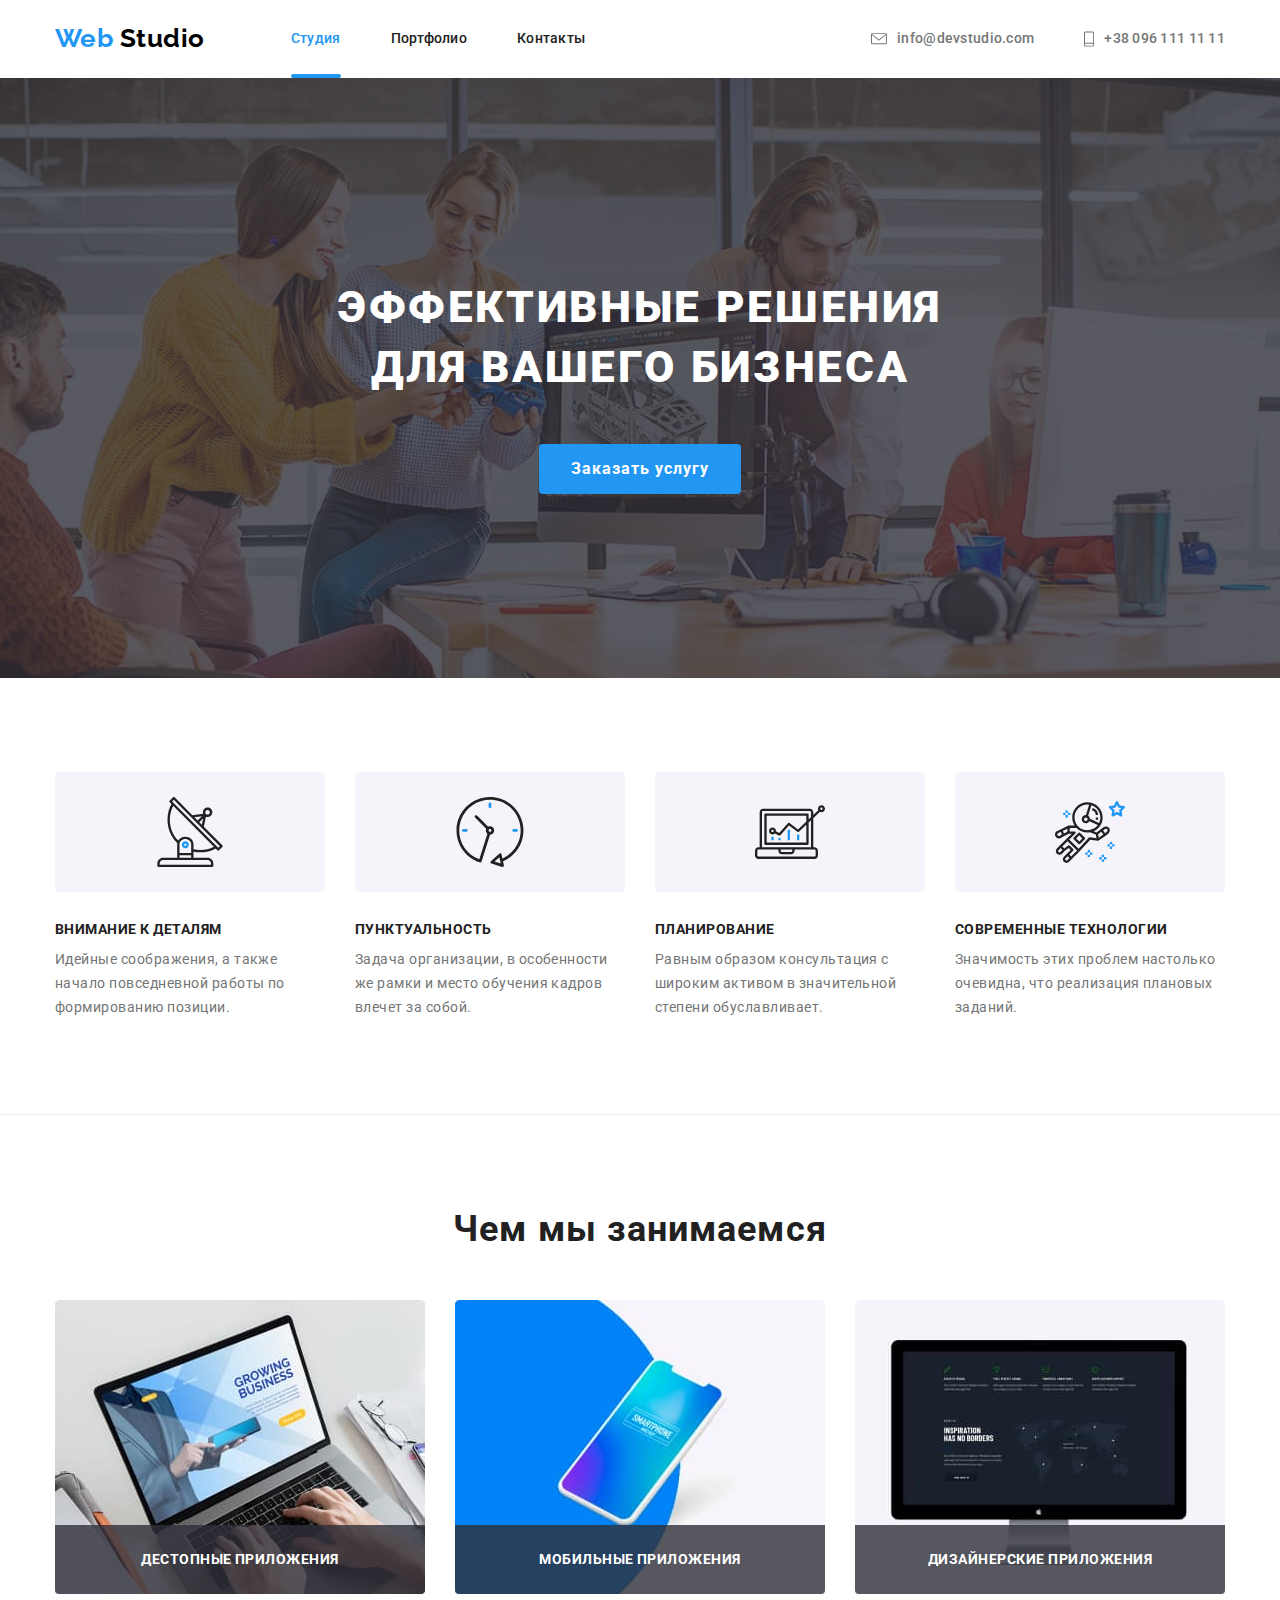
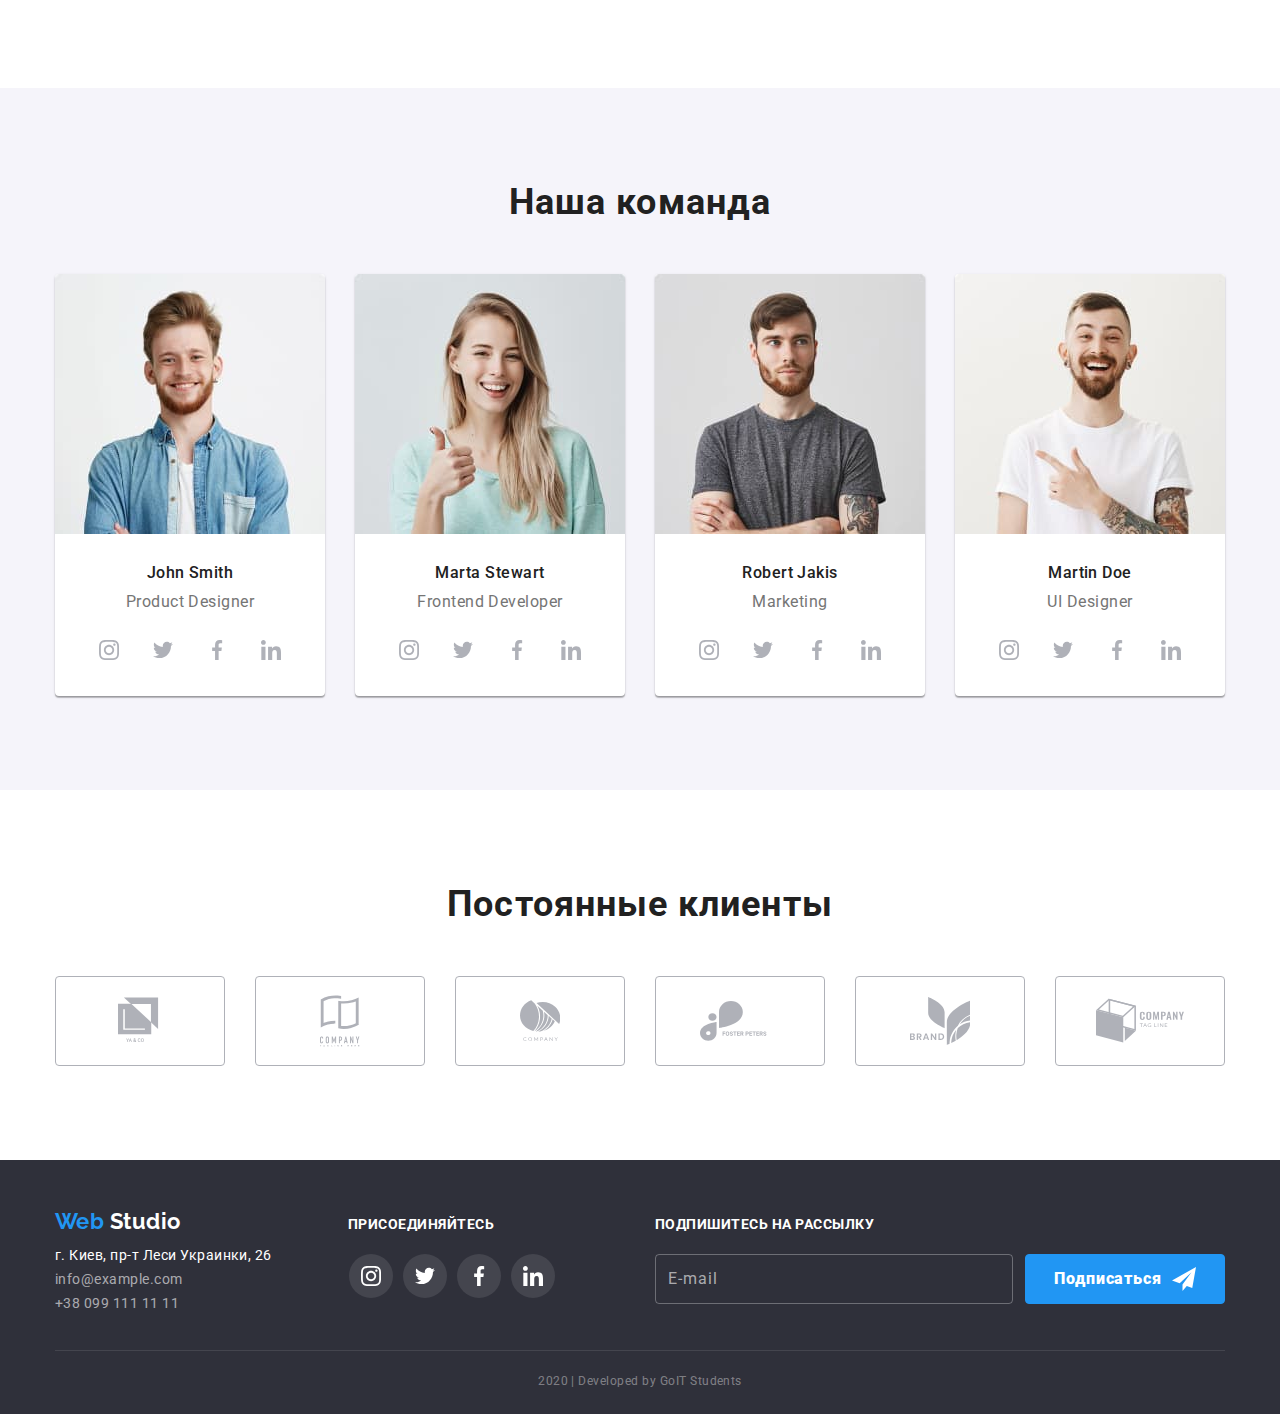
<file: index.html>
<!DOCTYPE html>
<html lang="ru">
  <head>
    <meta charset="UTF-8" />
    <meta name="viewport" content="width=device-width, initial-scale=1.0" />
    <title>Document-Студия</title>
    <link
      href="https://fonts.googleapis.com/css2?family=Raleway:wght@700&family=Roboto:wght@400;500;700;900&display=swap"
      rel="stylesheet"
    />
    <link
      rel="stylesheet"
      href="https://cdnjs.cloudflare.com/ajax/libs/modern-normalize/0.6.0/modern-normalize.min.css"
    />
    <link rel="stylesheet" href="./css/common.css" />
    <link rel="stylesheet" href="./css/main.css" />
  </head>
  <body>
    <header>
      <div class="container main-nav">
        <nav class="main-nav">
          <a href="#" class="logo"><span class="web-logo">Web</span> Studio</a>
          <ul class="site-nav">
            <li class="item"><a href="./index.html" class="link current">Студия</a></li>
            <li class="item"><a href="./portfolio.html" class="link">Портфолио</a></li>
            <li class="item"><a href="#" class="link">Контакты</a></li>
          </ul>
        </nav>
        <ul class="auth-nav">
          <li class="item">
            <a href="mailto:info@devstudio.com" class="link">
              <svg class="auth-nav-icon" width="16px" height="12px">
                <use href="./images/sprite.svg#icon-mail"></use>
              </svg>
              info@devstudio.com
            </a>
          </li>
          <li class="item">
            <a href="tel:+38096111111" class="link">
              <svg class="auth-nav-icon" width="10px" height="16px">
                <use href="./images/sprite.svg#icon-tel"></use>
              </svg>
              +38 096 111 11 11
            </a>
          </li>
        </ul>
      </div>
    </header>
    <main>
      <!-- Заголовок герой-->
      <section class="hero">
        <div class="container">
          <h1 class="hero-title">Эффективные решения <br />для вашего бизнеса</h1>
          <a href="#" class="button">Заказать услугу</a>
        </div>
      </section>
      <!-- Особенности-->
      <section class="section borderbot">
        <div class="container">
          <h2 class="section-title visuallyhidden">Особенности</h2>
          <ul class="feature-list">
            <li class="item">
              <div class="feature-iconset">
                <svg class="feature-icon">
                  <use href="./images/sprite.svg#icon-antenna"></use>
                </svg>
              </div>
              <h3 class="title">Внимание к деталям</h3>
              <p>
                Идейные соображения, а также начало повседневной работы по формированию позиции.
              </p>
            </li>
            <li class="item">
              <div class="feature-iconset">
                <svg class="feature-icon">
                  <use href="./images/sprite.svg#icon-clock"></use>
                </svg>
              </div>
              <h3 class="title">Пунктуальность</h3>
              <p>
                Задача организации, в особенности же рамки и место обучения кадров влечет за собой.
              </p>
            </li>
            <li class="item">
              <div class="feature-iconset">
                <svg class="feature-icon">
                  <use href="./images/sprite.svg#icon-diagram"></use>
                </svg>
              </div>
              <h3 class="title">Планирование</h3>
              <p>
                Равным образом консультация с широким активом в значительной степени обуславливает.
              </p>
            </li>
            <li class="item">
              <div class="feature-iconset">
                <svg class="feature-icon">
                  <use href="./images/sprite.svg#icon-astronaut"></use>
                </svg>
              </div>
              <h3 class="title">Современные технологии</h3>
              <p>Значимость этих проблем настолько очевидна, что реализация плановых заданий.</p>
            </li>
          </ul>
        </div>
      </section>
      <!-- Чем мы занимаемся-->
      <section class="section">
        <div class="container">
          <h2 class="section-title">Чем мы занимаемся</h2>
          <ul class="job-list">
            <li class="item">
              <a href="#">
                <img
                  src="./images/descktop.jpg"
                  alt="Десктопные приложения"
                  width="370"
                  height="294"
                />
                <h3 class="title">ДЕСТОПНЫЕ ПРИЛОЖЕНИЯ</h3>
              </a>
            </li>
            <li class="item">
              <a href="#">
                <img
                  src="./images/mobile.jpg"
                  alt="Мобильные приложения"
                  width="370"
                  height="294"
                />
                <h3 class="title">МОБИЛЬНЫЕ ПРИЛОЖЕНИЯ</h3>
              </a>
            </li>
            <li class="item">
              <a href="#">
                <img
                  src="./images/design.jpg"
                  alt="Дизайнерские решения"
                  width="370"
                  height="294"
                />
                <h3 class="title">ДИЗАЙНЕРСКИЕ ПРИЛОЖЕНИЯ</h3>
              </a>
            </li>
          </ul>
        </div>
      </section>
      <!-- Наша команда-->
      <section class="section teamsection">
        <div class="container">
          <h2 class="section-title">Наша команда</h2>
          <ul class="team-list">
            <li class="item">
              <img
                class="fototeam"
                src="./images/john.jpg"
                alt="Фото специалиста"
                width="270"
                height="260"
              />
              <h3 class="title">John Smith</h3>
              <p class="vocation">Product Designer</p>
              <ul class="soclink">
                <li class="item">
                  <a href="#" class="soclink-iconset" aria-label="Ссылка на Instagram">
                    <svg class="soclink-icon">
                      <use href="./images/sprite.svg#icon-instagram"></use>
                    </svg>
                  </a>
                </li>
                <li class="item">
                  <a href="#" class="soclink-iconset" aria-label="Ссылка на Twitter">
                    <svg class="soclink-icon">
                      <use href="./images/sprite.svg#icon-twitter"></use>
                    </svg>
                  </a>
                </li>
                <li class="item">
                  <a href="#" class="soclink-iconset" aria-label="Ссылка на Facebook">
                    <svg class="soclink-icon">
                      <use href="./images/sprite.svg#icon-facebook"></use>
                    </svg>
                  </a>
                </li>
                <li class="item">
                  <a href="#" class="soclink-iconset" aria-label="Ссылка на LinkedIn">
                    <svg class="soclink-icon">
                      <use href="./images/sprite.svg#icon-linkedin"></use>
                    </svg>
                  </a>
                </li>
              </ul>
            </li>
            <li class="item">
              <img
                class="fototeam"
                src="./images/marta.jpg"
                alt="Фото специалиста"
                width="270"
                height="260"
              />
              <h3 class="title">Marta Stewart</h3>
              <p class="vocation">Frontend Developer</p>
              <ul class="soclink">
                <li class="item">
                  <a href="#" class="soclink-iconset" aria-label="Ссылка на Instagram">
                    <svg class="soclink-icon">
                      <use href="./images/sprite.svg#icon-instagram"></use>
                    </svg>
                  </a>
                </li>
                <li class="item">
                  <a href="#" class="soclink-iconset" aria-label="Ссылка на Twitter">
                    <svg class="soclink-icon">
                      <use href="./images/sprite.svg#icon-twitter"></use>
                    </svg>
                  </a>
                </li>
                <li class="item">
                  <a href="#" class="soclink-iconset" aria-label="Ссылка на Facebook">
                    <svg class="soclink-icon">
                      <use href="./images/sprite.svg#icon-facebook"></use>
                    </svg>
                  </a>
                </li>
                <li class="item">
                  <a href="#" class="soclink-iconset" aria-label="Ссылка на LinkedIn">
                    <svg class="soclink-icon">
                      <use href="./images/sprite.svg#icon-linkedin"></use>
                    </svg>
                  </a>
                </li>
              </ul>
            </li>
            <li class="item">
              <img
                class="fototeam"
                src="./images/robert.jpg"
                alt="Фото специалиста"
                width="270"
                height="260"
              />
              <h3 class="title">Robert Jakis</h3>
              <p class="vocation">Marketing</p>
              <ul class="soclink">
                <li class="item">
                  <a href="#" class="soclink-iconset" aria-label="Ссылка на Instagram">
                    <svg class="soclink-icon">
                      <use href="./images/sprite.svg#icon-instagram"></use>
                    </svg>
                  </a>
                </li>
                <li class="item">
                  <a href="#" class="soclink-iconset" aria-label="Ссылка на Twitter">
                    <svg class="soclink-icon">
                      <use href="./images/sprite.svg#icon-twitter"></use>
                    </svg>
                  </a>
                </li>
                <li class="item">
                  <a href="#" class="soclink-iconset" aria-label="Ссылка на Facebook">
                    <svg class="soclink-icon">
                      <use href="./images/sprite.svg#icon-facebook"></use>
                    </svg>
                  </a>
                </li>
                <li class="item">
                  <a href="#" class="soclink-iconset" aria-label="Ссылка на LinkedIn">
                    <svg class="soclink-icon">
                      <use href="./images/sprite.svg#icon-linkedin"></use>
                    </svg>
                  </a>
                </li>
              </ul>
            </li>
            <li class="item">
              <img
                class="fototeam"
                src="./images/martin.jpg"
                alt="Фото специалиста"
                width="270"
                height="260"
              />
              <h3 class="title">Martin Doe</h3>
              <p class="vocation">UI Designer</p>
              <ul class="soclink">
                <li class="item">
                  <a href="#" class="soclink-iconset" aria-label="Ссылка на Instagram">
                    <svg class="soclink-icon">
                      <use href="./images/sprite.svg#icon-instagram"></use>
                    </svg>
                  </a>
                </li>
                <li class="item">
                  <a href="#" class="soclink-iconset" aria-label="Ссылка на Twitter">
                    <svg class="soclink-icon">
                      <use href="./images/sprite.svg#icon-twitter"></use>
                    </svg>
                  </a>
                </li>
                <li class="item">
                  <a href="#" class="soclink-iconset" aria-label="Ссылка на Facebook">
                    <svg class="soclink-icon">
                      <use href="./images/sprite.svg#icon-facebook"></use>
                    </svg>
                  </a>
                </li>
                <li class="item">
                  <a href="#" class="soclink-iconset" aria-label="Ссылка на LinkedIn">
                    <svg class="soclink-icon">
                      <use href="./images/sprite.svg#icon-linkedin"></use>
                    </svg>
                  </a>
                </li>
              </ul>
            </li>
          </ul>
        </div>
      </section>
      <!-- Постоянные клиенты-->
      <section class="section">
        <div class="container">
          <h2 class="section-title">Постоянные клиенты</h2>
          <ul class="clients">
            <li class="item">
              <a href="#" class="clients-iconset">
                <svg class="clients-icon" width="44px" height="48px">
                  <use href="./images/sprite.svg#icon-logo1"></use>
                </svg>
              </a>
            </li>
            <li class="item">
              <a href="#" class="clients-iconset">
                <svg class="clients-icon" width="40px" height="52px">
                  <use href="./images/sprite.svg#icon-logo2"></use>
                </svg>
              </a>
            </li>
            <li class="item">
              <a href="#" class="clients-iconset">
                <svg class="clients-icon" width="40px" height="42px">
                  <use href="./images/sprite.svg#icon-logo3"></use>
                </svg>
              </a>
            </li>
            <li class="item">
              <a href="#" class="clients-iconset">
                <svg class="clients-icon" width="80px" height="42px">
                  <use href="./images/sprite.svg#icon-logo4"></use>
                </svg>
              </a>
            </li>
            <li class="item">
              <a href="#" class="clients-iconset">
                <svg class="clients-icon" width="60px" height="48px">
                  <use href="./images/sprite.svg#icon-logo5" width="60px" height="48px"></use>
                </svg>
              </a>
            </li>
            <li class="item">
              <a href="#" class="clients-iconset">
                <svg class="clients-icon" width="88px" height="46px">
                  <use href="./images/sprite.svg#icon-logo6" width="88px" height="46px"></use>
                </svg>
              </a>
            </li>
          </ul>
        </div>
      </section>
    </main>
    <footer class="underside">
      <div class="container">
        <div class="underside-container">
          <div class="logo-container">
            <p class="logo"><span class="web-logo">Web</span> Studio</p>
            <address>
              <span class="location">г. Киев, пр-т Леси Украинки, 26</span> <br />
              <span class="mailtel">
                <span class="tel">info@example.com</span> <br />
                +38 099 111 11 11
              </span>
            </address>
          </div>
          <div class="soc-container">
            <b class="title">Присоединяйтесь</b>
            <ul class="soclink">
              <li class="item">
                <a href="#" class="soclink-iconset footersoclink" aria-label="Ссылка на Instagram">
                  <svg class="soclink-icon">
                    <use href="./images/sprite.svg#icon-instagram"></use>
                  </svg>
                </a>
              </li>
              <li class="item">
                <a href="#" class="soclink-iconset footersoclink" aria-label="Ссылка на Twitter">
                  <svg class="soclink-icon">
                    <use href="./images/sprite.svg#icon-twitter"></use>
                  </svg>
                </a>
              </li>
              <li class="item">
                <a href="#" class="soclink-iconset footersoclink" aria-label="Ссылка на Facebook">
                  <svg class="soclink-icon">
                    <use href="./images/sprite.svg#icon-facebook"></use>
                  </svg>
                </a>
              </li>
              <li class="item">
                <a href="#" class="soclink-iconset footersoclink" aria-label="Ссылка на LinkedIn">
                  <svg class="soclink-icon">
                    <use href="./images/sprite.svg#icon-linkedin"></use>
                  </svg>
                </a>
              </li>
            </ul>
          </div>
          <div class="send-container">
            <b class="title">Подпишитесь на рассылку</b>
            <ul class="send-button">
              <li class="item">
                <button class="buttonmail">E-mail</button>
              </li>
              <li class="item">
                <button 3 class="buttonsign">
                  Подписаться
                  <svg class="send-icon">
                    <use href="./images/sprite.svg#icon-send"></use>
                  </svg>
                </button>
              </li>
            </ul>
          </div>
        </div>
        <p class="copyright">2020 | Developed by GoIT Students</p>
      </div>
    </footer>
  </body>
</html>
</file>
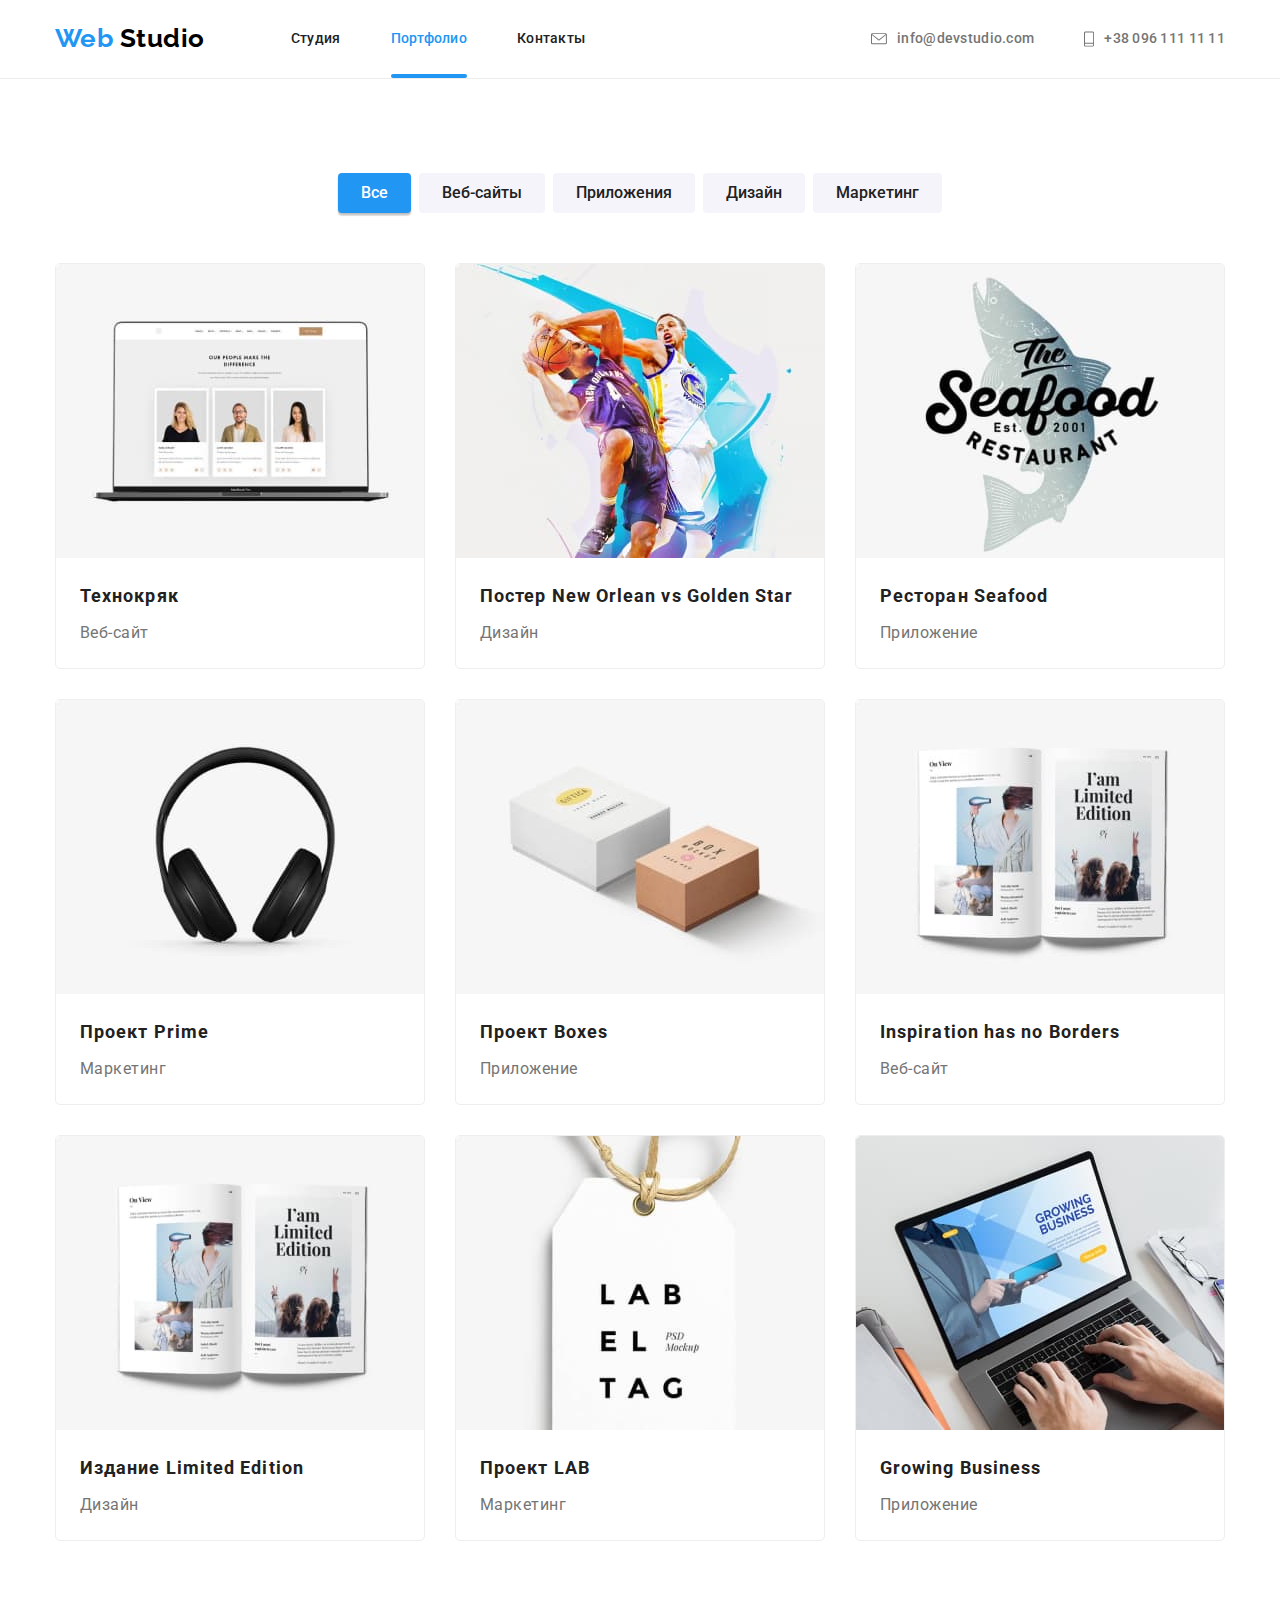
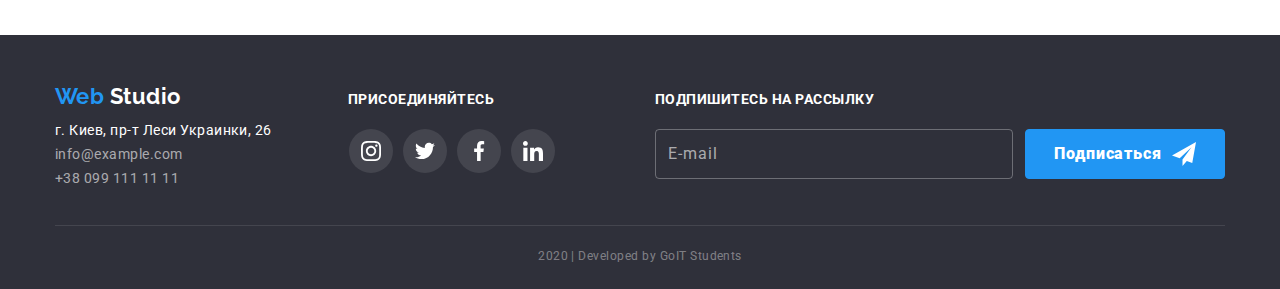
<file: portfolio.html>
<!DOCTYPE html>
<html lang="ru">
  <head>
    <meta charset="UTF-8" />
    <meta name="viewport" content="width=device-width, initial-scale=1.0" />
    <title>Document-Портфолио</title>
    <link
      href="https://fonts.googleapis.com/css2?family=Raleway:wght@700&family=Roboto:wght@400;500;700;900&display=swap"
      rel="stylesheet"
    />
    <link
      rel="stylesheet"
      href="https://cdnjs.cloudflare.com/ajax/libs/modern-normalize/0.6.0/modern-normalize.min.css"
    />
    <link rel="stylesheet" href="./css/common.css" />
    <link rel="stylesheet" href="./css/portfol.css" />
  </head>
  <body>
    <header class="borderbot">
      <div class="container main-nav">
        <nav class="main-nav">
          <a href="#" class="logo"><span class="web-logo">Web</span> Studio</a>
          <ul class="site-nav">
            <li class="item"><a href="./index.html" class="link">Студия</a></li>
            <li class="item"><a href="./portfolio.html" class="link current">Портфолио</a></li>
            <li class="item"><a href="#" class="link">Контакты</a></li>
          </ul>
        </nav>
        <ul class="auth-nav">
          <li class="item">
            <a href="mailto:info@devstudio.com" class="link">
              <svg class="auth-nav-icon" width="16px" height="12px">
                <use href="./images/sprite.svg#icon-mail"></use>
              </svg>
              info@devstudio.com
            </a>
          </li>
          <li class="item">
            <a href="tel:+38096111111" class="link">
              <svg class="auth-nav-icon" width="10px" height="16px">
                <use href="./images/sprite.svg#icon-tel"></use>
              </svg>
              +38 096 111 11 11
            </a>
          </li>
        </ul>
      </div>
    </header>
    <main>
      <!-- Заголовок наши работы-->
      <section class="section works">
        <div class="container">
          <ul class="works-select">
            <li class="item"><button class="buttonselect active">Все</button></li>
            <li class="item"><button class="buttonselect">Веб-сайты</button></li>
            <li class="item"><button class="buttonselect">Приложения</button></li>
            <li class="item"><button class="buttonselect">Дизайн</button></li>
            <li class="item"><button class="buttonselect">Маркетинг</button></li>
          </ul>
          <ul class="works-card">
            <li class="item">
              <a href="#">
                <div class="works-imagetext">
                  <img
                    src="./images/work1.jpg"
                    class="works-image"
                    alt="работы"
                    width="370"
                    height="294"
                  />
                  <p class="works-declar">
                    Технокряк это современная площадка распространения коронавируса. Компании
                    используют эту платформу для цифрового шпионажа и атак на защищённые сервера
                    конкурентов.
                  </p>
                </div>
                <div class="work-suite">
                  <h2 class="works-title">Технокряк</h2>
                  <p class="works-type">Веб-сайт</p>
                </div>
              </a>
            </li>
            <li class="item">
              <a href="#">
                <div class="works-imagetext">
                  <img
                    src="./images/work2.jpg"
                    class="works-image"
                    alt="работы"
                    width="370"
                    height="294"
                  />
                  <p class="works-declar">
                    Технокряк это современная площадка распространения коронавируса. Компании
                    используют эту платформу для цифрового шпионажа и атак на защищённые сервера
                    конкурентов.
                  </p>
                </div>
                <div class="work-suite">
                  <h2 class="works-title">Постер New Orlean vs Golden Star</h2>
                  <p class="works-type">Дизайн</p>
                </div>
              </a>
            </li>
            <li class="item">
              <a href="#">
                <div class="works-imagetext">
                  <img
                    src="./images/work3.jpg"
                    class="works-image"
                    alt="работы"
                    width="370"
                    height="294"
                  />
                  <p class="works-declar">
                    Технокряк это современная площадка распространения коронавируса. Компании
                    используют эту платформу для цифрового шпионажа и атак на защищённые сервера
                    конкурентов.
                  </p>
                </div>
                <div class="work-suite">
                  <h2 class="works-title">Ресторан Seafood</h2>
                  <p class="works-type">Приложение</p>
                </div>
              </a>
            </li>
            <li class="item">
              <a href="#">
                <div class="works-imagetext">
                  <img
                    src="./images/work4.jpg"
                    class="works-image"
                    alt="работы"
                    width="370"
                    height="294"
                  />
                  <p class="works-declar">
                    Технокряк это современная площадка распространения коронавируса. Компании
                    используют эту платформу для цифрового шпионажа и атак на защищённые сервера
                    конкурентов.
                  </p>
                </div>
                <div class="work-suite">
                  <h2 class="works-title">Проект Prime</h2>
                  <p class="works-type">Маркетинг</p>
                </div>
              </a>
            </li>
            <li class="item">
              <a href="#">
                <div class="works-imagetext">
                  <img
                    src="./images/work5.jpg"
                    class="works-image"
                    alt="работы"
                    width="370"
                    height="294"
                  />
                  <p class="works-declar">
                    Технокряк это современная площадка распространения коронавируса. Компании
                    используют эту платформу для цифрового шпионажа и атак на защищённые сервера
                    конкурентов.
                  </p>
                </div>
                <div class="work-suite">
                  <h2 class="works-title">Проект Boxes</h2>
                  <p class="works-type">Приложение</p>
                </div>
              </a>
            </li>
            <li class="item">
              <a href="#">
                <div class="works-imagetext">
                  <img
                    src="./images/work6.jpg"
                    class="works-image"
                    alt="работы"
                    width="370"
                    height="294"
                  />
                  <p class="works-declar">
                    Технокряк это современная площадка распространения коронавируса. Компании
                    используют эту платформу для цифрового шпионажа и атак на защищённые сервера
                    конкурентов.
                  </p>
                </div>
                <div class="work-suite">
                  <h2 class="works-title">Inspiration has no Borders</h2>
                  <p class="works-type">Веб-сайт</p>
                </div>
              </a>
            </li>
            <li class="item">
              <a href="#">
                <div class="works-imagetext">
                  <img
                    src="./images/work7.jpg"
                    class="works-image"
                    alt="работы"
                    width="370"
                    height="294"
                  />
                  <p class="works-declar">
                    Технокряк это современная площадка распространения коронавируса. Компании
                    используют эту платформу для цифрового шпионажа и атак на защищённые сервера
                    конкурентов.
                  </p>
                </div>
                <div class="work-suite">
                  <h2 class="works-title">Издание Limited Edition</h2>
                  <p class="works-type">Дизайн</p>
                </div>
              </a>
            </li>
            <li class="item">
              <a href="#">
                <div class="works-imagetext">
                  <img
                    src="./images/work8.jpg"
                    class="works-image"
                    alt="работы"
                    width="370"
                    height="294"
                  />
                  <p class="works-declar">
                    Технокряк это современная площадка распространения коронавируса. Компании
                    используют эту платформу для цифрового шпионажа и атак на защищённые сервера
                    конкурентов.
                  </p>
                </div>
                <div class="work-suite">
                  <h2 class="works-title">Проект LAB</h2>
                  <p class="works-type">Маркетинг</p>
                </div>
              </a>
            </li>
            <li class="item">
              <a href="#">
                <div class="works-imagetext">
                  <img
                    src="./images/work9.jpg"
                    class="works-image"
                    alt="работы"
                    width="370"
                    height="294"
                  />
                  <p class="works-declar">
                    Технокряк это современная площадка распространения коронавируса. Компании
                    используют эту платформу для цифрового шпионажа и атак на защищённые сервера
                    конкурентов.
                  </p>
                </div>
                <div class="work-suite">
                  <h2 class="works-title">Growing Business</h2>
                  <p class="works-type">Приложение</p>
                </div>
              </a>
            </li>
          </ul>
        </div>
      </section>
    </main>
    <footer class="underside">
      <div class="container">
        <div class="underside-container">
          <div class="logo-container">
            <p class="logo"><span class="web-logo">Web</span> Studio</p>
            <address>
              <span class="location">г. Киев, пр-т Леси Украинки, 26</span> <br />
              <span class="mailtel">
                <span class="tel">info@example.com</span> <br />
                +38 099 111 11 11
              </span>
            </address>
          </div>
          <div class="soc-container">
            <b class="title">Присоединяйтесь</b>
            <ul class="soclink">
              <li class="item">
                <a href="#" class="soclink-iconset footersoclink" aria-label="Ссылка на Instagram">
                  <svg class="soclink-icon">
                    <use href="./images/sprite.svg#icon-instagram"></use>
                  </svg>
                </a>
              </li>
              <li class="item">
                <a href="#" class="soclink-iconset footersoclink" aria-label="Ссылка на Twitter">
                  <svg class="soclink-icon">
                    <use href="./images/sprite.svg#icon-twitter"></use>
                  </svg>
                </a>
              </li>
              <li class="item">
                <a href="#" class="soclink-iconset footersoclink" aria-label="Ссылка на Facebook">
                  <svg class="soclink-icon">
                    <use href="./images/sprite.svg#icon-facebook"></use>
                  </svg>
                </a>
              </li>
              <li class="item">
                <a href="#" class="soclink-iconset footersoclink" aria-label="Ссылка на LinkedIn">
                  <svg class="soclink-icon">
                    <use href="./images/sprite.svg#icon-linkedin"></use>
                  </svg>
                </a>
              </li>
            </ul>
          </div>
          <div class="send-container">
            <b class="title">Подпишитесь на рассылку</b>
            <ul class="send-button">
              <li class="item">
                <button type="button" class="buttonmail">E-mail</button>
              </li>
              <li class="item">
                <button type="button" class="buttonsign">
                  Подписаться
                  <svg class="send-icon">
                    <use href="./images/sprite.svg#icon-send"></use>
                  </svg>
                </button>
              </li>
            </ul>
          </div>
        </div>
        <p class="copyright">2020 | Developed by GoIT Students</p>
      </div>
    </footer>
  </body>
</html>
</file>
<file: css/common.css>
/*цвет  основного текста #757575 */
/* цвет вторичного текста #212121 */
/*цвет акцента #2196F3 */

:root {
  --primary-text-color: #757575;
  --second-text-color: #212121;
  --accent-color: #2196f3;
}
.visuallyhidden {
  position: absolute;

  width: 1px;
  height: 1px;
  margin: -1px;
  border: 0;
  padding: 0;

  clip: rect(0 0 0 0);
  overflow: hidden;
}

body {
  background-color: #ffffff;
  color: var(--primary-text-color);

  font-family: Roboto, sans-serif;
  letter-spacing: 0.03em;
}
ul {
  list-style: none;
  margin: 0;
  padding: 0;
}
a {
  text-decoration: none;
}

/* Container */
.container {
  width: 1200px;
  padding-left: 15px;
  padding-right: 15px;
  margin: 0 auto;

  /* outline: 2px solid tomato; */
}
/* Header */
.borderbot {
  border-bottom: 1px solid #ececec;
}
/* Logo */
.logo {
  color: #000000;
  font-family: Raleway, sans-serif;
  font-weight: 700;
  font-size: 26px;
  line-height: 1.2;
}
.web-logo {
  color: var(--accent-color);
}
/* Navigation */
.main-nav {
  display: flex;
  align-items: center;
}
.site-nav {
  display: flex;
  margin-left: 86px;
}
.site-nav .item {
  position: relative;
}
/* *******************
.site-nav .item {
  margin-right: 50px;
}
.site-nav .item:last-child {
  margin-right: 0;
} 
 .site-nav .item + .item {
  margin-left: 50px;
} 
************************ */
.site-nav .item:not(:last-child) {
  margin-right: 50px;
}
.site-nav .link {
  display: block;
  padding-top: 31px;
  padding-bottom: 31px;
  color: var(--second-text-color);
  font-weight: 500;
  font-size: 14px;
  line-height: 1.14;
  letter-spacing: 0.02em;

  transition-property: color;
  transition-duration: 250ms;
  transition-timing-function: cubic-bezier(0.4, 0, 0.2, 1);
}
.site-nav .link:hover,
.site-nav .link:focus {
  color: var(--accent-color);
}
.site-nav .link.current {
  color: var(--accent-color);
}

.site-nav .link.current:after {
  content: '';
  position: absolute;
  bottom: 0px;
  left: 0px;
  height: 4px;
  width: 100%;
  border-radius: 2px;
  background: var(--accent-color);
}
/* Authentific*/
.auth-nav {
  display: flex;
  margin-left: auto;
}
.auth-nav .item + .item {
  margin-left: 50px;
}
.auth-nav .link {
  display: flex;
  align-items: center;
  color: var(--primary-text-color);
  font-weight: 500;
  font-size: 14px;
  line-height: 1.14;
  letter-spacing: 0.02em;

  transition: color 250ms cubic-bezier(0.4, 0, 0.2, 1);
}
.auth-nav .link:hover,
.auth-nav .link:focus {
  color: var(--accent-color);
}
.auth-nav-icon {
  margin-right: 10px;
  fill: currentColor;
}
/* .auth-nav .link::before {
  display: inline-flex;
  align-items: center;
  content: '';
  margin-right: 10px;
  background-position: center;
  background-repeat: no-repeat;
}
.auth-nav .link.mailto::before {
  width: 16px;
  height: 16px;
  background-image: url('../images/mail.svg');
}
.auth-nav .link.telto::before {
  width: 10px;
  height: 16px;
  background-image: url('../images/tel.svg');
} */

/* Section */
.section {
  padding-top: 94px;
  padding-bottom: 94px;
}

/* footer address */
.underside {
  padding-top: 48px;
  padding-bottom: 21px;

  background-color: #2f303a;
  color: #ffffff;
}
/* Logo footer*/
.underside-container {
  display: flex;
  align-items: baseline;
  padding-bottom: 28px;
  margin-bottom: 18px;
  border-bottom: 1px solid rgba(255, 255, 255, 0.1);
}
.logo-container {
  min-width: 180px;
}

/* Global container for soclink*/
.soc-container {
  width: 207px;
  margin-left: auto;
}
.soclink {
  display: flex;
  justify-content: center;
  margin-bottom: 24px;
}
.soclink > .item:not(:last-child) {
  margin-right: 10px;
}
.soclink-iconset {
  display: flex;
  justify-content: center;
  align-items: center;
  width: 44px;
  height: 44px;
  border-radius: 50%;
  color: #afb1b8;

  transition: color 250ms cubic-bezier(0.4, 0, 0.2, 1),
    background-color 250ms cubic-bezier(0.4, 0, 0.2, 1);
}
.soclink-iconset:hover,
.soclink-iconset:focus {
  background-color: var(--accent-color);
  color: #ffffff;
}
.soclink-icon {
  width: 20px;
  height: 20px;
  fill: currentColor;
}
/* Setting soclink for footer */
.footersoclink {
  background: rgba(255, 255, 255, 0.1);
  color: #ffffff;
}

.underside .logo {
  margin-top: 0;
  margin-bottom: 10px;
  font-size: 22px;
  color: #ffffff;
}
.underside address {
  font-style: normal;
  font-weight: 400;
  font-size: 14px;
  line-height: 1.7;
}

.underside .location {
  margin-bottom: 9px;
}
.underside .tel {
  margin-bottom: 9px;
}
.underside .mailtel {
  color: rgba(255, 255, 255, 0.6);
}
.underside .title {
  display: inline-block;
  margin-bottom: 21px;
  font-style: normal;
  font-weight: 700;
  font-size: 14px;
  line-height: 1.14;
  text-transform: uppercase;
}

.send-button .buttonmail {
  display: flex;
  align-items: center;
  width: 358px;
  height: 50px;
  padding-left: 12px;
  font-family: inherit;
  font-weight: 400;
  font-size: 16px;
  line-height: 1.87;
  letter-spacing: 0.06em;
  color: rgba(255, 255, 255, 0.6);
  background-color: transparent;
  border: 1px solid rgba(255, 255, 255, 0.3);
  border-radius: 4px;
}

.send-button .buttonsign {
  display: flex;
  justify-content: center;
  align-items: center;
  width: 200px;
  height: 50px;
  cursor: pointer;

  font-family: inherit;
  font-weight: 900;
  font-size: 16px;
  line-height: 1.87;
  letter-spacing: 0.06em;
  color: #fff;
  border: 1px solid var(--accent-color);
  background-color: var(--accent-color);
  border-radius: 4px;
}
.send-icon {
  width: 24px;
  height: 24px;
  margin-left: 10px;
}

.send-container {
  min-width: 570px;
  margin-left: 100px;
}
.send-button {
  display: flex;
}
.send-button .item {
}
.send-button .item + .item {
  margin-left: 12px;
}

.underside .copyright {
  margin-top: 0;
  margin-bottom: 0;

  color: rgba(255, 255, 255, 0.4);
  font-weight: 400;
  font-size: 12px;
  line-height: 2;
  text-align: center;
}
</file>
<file: css/main.css>
/* Hero */
.hero {
  text-align: center;
  max-width: 1600px;
  height: 600px;
  margin-left: auto;
  margin-right: auto;
  padding-top: 200px;
  background-position: center;
  background-image: linear-gradient(rgba(47, 48, 58, 0.8), rgba(47, 48, 58, 0.8)),
    url(../images/Hero.jpg);
}
.hero-title {
  margin-top: 0;
  margin-bottom: 46px;
  color: #ffffff;
  font-size: 44px;
  font-weight: 900;
  line-height: 1.36;
  letter-spacing: 0.06em;
  text-transform: uppercase;
}
/* button */
.button {
  display: inline-block;
  min-width: 200px;
  border-radius: 4px;
  padding: 10px 32px;
  color: #ffffff;
  background-color: var(--accent-color);
  font-weight: 700;
  font-size: 16px;
  line-height: 1.87;
  letter-spacing: 0.06em;
  text-align: center;
}

.section-title {
  margin-top: 0;
  margin-bottom: 50px;
  color: var(--second-text-color);
  font-weight: 700;
  font-size: 36px;
  line-height: 1.16;
  text-align: center;
  letter-spacing: 0.03em;
}

/* Features */
.feature-list {
  display: flex;
  justify-content: space-between;
}

.feature-list .item {
  width: 270px;
}
/* .feature-list .item::before {
  content: '';
  display: inline-flex;
  width: 270px;
  height: 120px;
  margin-bottom: 30px;
  background: #f5f4fa;
  border-radius: 4px;
  background-repeat: no-repeat;
  background-position: center;
}

.feature-list .item:nth-child(1)::before {
  background-image: url(../images/antenna.svg);
}
.feature-list .item:nth-child(2)::before {
  background-image: url(../images/clock.svg);
}
.feature-list .item:nth-child(3)::before {
  background-image: url(../images/diagram.svg);
}
.feature-list .item:nth-child(4)::before {
  background-image: url(../images/astronaut.svg);
} */
.feature-iconset {
  display: flex;
  justify-content: center;
  align-items: center;
  width: 270px;
  height: 120px;
  margin-bottom: 30px;
  background: #f5f4fa;
  border-radius: 4px;
}
.feature-icon {
  height: 70px;
  width: 70px;
}
.feature-list .title {
  margin-top: 0;
  margin-bottom: 10px;
  color: var(--second-text-color);
  font-weight: 700;
  font-size: 14px;
  line-height: 1.14;
  text-transform: uppercase;
}
.feature-list p {
  margin-top: 0;
  margin-bottom: 0;
  font-size: 14px;
  line-height: 1.71;
}
/* Our jobs, Our team, Clients*/

/* Our jobs */
.job-list {
  display: flex;
}
.job-list > .item {
  position: relative;
  width: 370px;
  overflow: hidden;
  border-radius: 4px;
}
.job-list .item + .item {
  margin-left: 30px;
}
.job-list img {
  display: block;
}
.job-list .title {
  display: block;
  position: absolute;
  bottom: 0;
  width: 100%;

  padding: 27px;
  margin-top: 0;
  margin-bottom: 0;

  color: #ffffff;
  background-color: rgba(47, 48, 58, 0.8);

  font-weight: 700;
  font-size: 14px;
  line-height: 1.14;
  text-align: center;
  text-transform: uppercase;
}
/* Our team */
.teamsection {
  background-color: #f5f4fa;
}
.team-list {
  display: flex;
  text-align: center;
}
.team-list > .item {
  width: 270px;
  box-shadow: 0px 2px 1px rgba(0, 0, 0, 0.2), 0px 1px 1px rgba(0, 0, 0, 0.14),
    0px 1px 3px rgba(0, 0, 0, 0.12);
  border-radius: 4px;
  background-color: #ffffff;
  overflow: hidden;
}
.team-list > .item + .item {
  margin-left: 30px;
}

.team-list .fototeam {
  display: block;
  margin-bottom: 30px;
}
.team-list .title {
  margin-top: 0;
  margin-bottom: 10px;
  color: var(--second-text-color);
  font-weight: 500;
  font-size: 16px;
  line-height: 1.18;
}
.team-list .vocation {
  margin-top: 0;
  margin-bottom: 16px;
  font-weight: 400;
  font-size: 16px;
  line-height: 1.18;
}

/* Clients */
.clients {
  display: flex;
}
.clients .item + .item {
  margin-left: 30px;
}
.clients-iconset {
  display: flex;
  width: 170px;
  height: 90px;
  justify-content: center;
  align-items: center;
  color: #afb1b8;
  border: 1px solid;
  border-radius: 4px;

  transition: color 250ms cubic-bezier(0.4, 0, 0.2, 1);
}
.clients-iconset:hover,
.clients-iconset:focus {
  color: var(--accent-color);
}
.clients-icon {
  fill: currentcolor;
}
/* .clients .item {
  display: flex;
  width: 170px;
  height: 90px;
  justify-content: center;
  align-items: center;
  border: 1px solid #afb1b8;
  border-radius: 4px;
} */
/* .section .clients-img:hover,
.section .clients-img:focus {
  background-color: var(--accent-color);
} */
</file>
<file: css/portfol.css>
/* Button filter */
.works-select {
  display: flex;
  justify-content: center;
  margin-bottom: 50px;
}
.works-select .item + .item {
  margin-left: 8px;
}
.buttonselect {
  cursor: pointer;
  font-family: inherit;
  font-weight: 500;
  font-size: 16px;
  line-height: 1.62;
  text-align: center;
  color: var(--second-text-color);
  background-color: #f5f4fa;
  padding: 6px 22px;
  border: 1px solid transparent;
  padding: 6px 22px;
  border-radius: 4px;

  transition: color 250ms cubic-bezier(0.4, 0, 0.2, 1),
    background-color 250ms cubic-bezier(0.4, 0, 0.2, 1),
    box-shadow 250ms cubic-bezier(0.4, 0, 0.2, 1);
}
.buttonselect.active,
.buttonselect:hover,
.buttonselect:focus {
  color: #ffffff;
  background-color: var(--accent-color);
  box-shadow: 0px 2px 2px rgba(0, 0, 0, 0.12), 0px 1px 2px rgba(0, 0, 0, 0.08),
    0px 3px 1px rgba(0, 0, 0, 0.1);
}
/* Our works */
.works-card {
  display: flex;
  flex-wrap: wrap;
}
.works-card .item {
  width: 370px;
  margin-right: 30px;
  margin-bottom: 30px;
  border: 1px solid #eeeeee;
  border-radius: 5px;
  overflow: hidden;
  transition: box-shadow 250ms cubic-bezier(0.4, 0, 0.2, 1);
}
.works-card .item:hover,
.works-card .item:focus {
  box-shadow: 0px 2px 1px rgba(0, 0, 0, 0.2), 0px 1px 1px rgba(0, 0, 0, 0.14),
    0px 1px 3px rgba(0, 0, 0, 0.12);
}
.works-card .item:nth-child(3n) {
  margin-right: 0;
}
.works-card .item:nth-last-child(-n + 3) {
  margin-bottom: 0;
}
.works-card a {
  display: inline-block;
}
.works-imagetext {
  position: relative;
  overflow: hidden;
}
.works-image {
  display: block;
  margin-top: 0;
  margin-bottom: 0;
}
.works-declar {
  position: absolute;
  top: 150%;
  left: 50%;

  width: 100%;
  height: 100%;
  padding: 63px 24px;
  margin: 0px 0px;

  font-weight: 400;
  font-size: 18px;
  line-height: 1.56;
  letter-spacing: 0.03em;
  color: #fff;
  background: rgba(33, 150, 243, 0.9);

  transform: translate(-50%, -50%);
  transition: transform 250ms cubic-bezier(0.4, 0, 0.2, 1);
}
.works-card .item:hover .works-declar {
  transform: translate(-50%, -150%);
}
.work-suite {
  padding: 20px 24px;
}
.works-title {
  margin-top: 0;
  margin-bottom: 4px;
  color: var(--second-text-color);
  font-weight: 700;
  font-size: 18px;
  line-height: 2;
  letter-spacing: 0.06em;
}

.works-type {
  margin-top: 0;
  margin-bottom: 0;
  color: var(--primary-text-color);
  font-weight: 400;
  font-size: 16px;
  line-height: 1.87;
}
</file>
